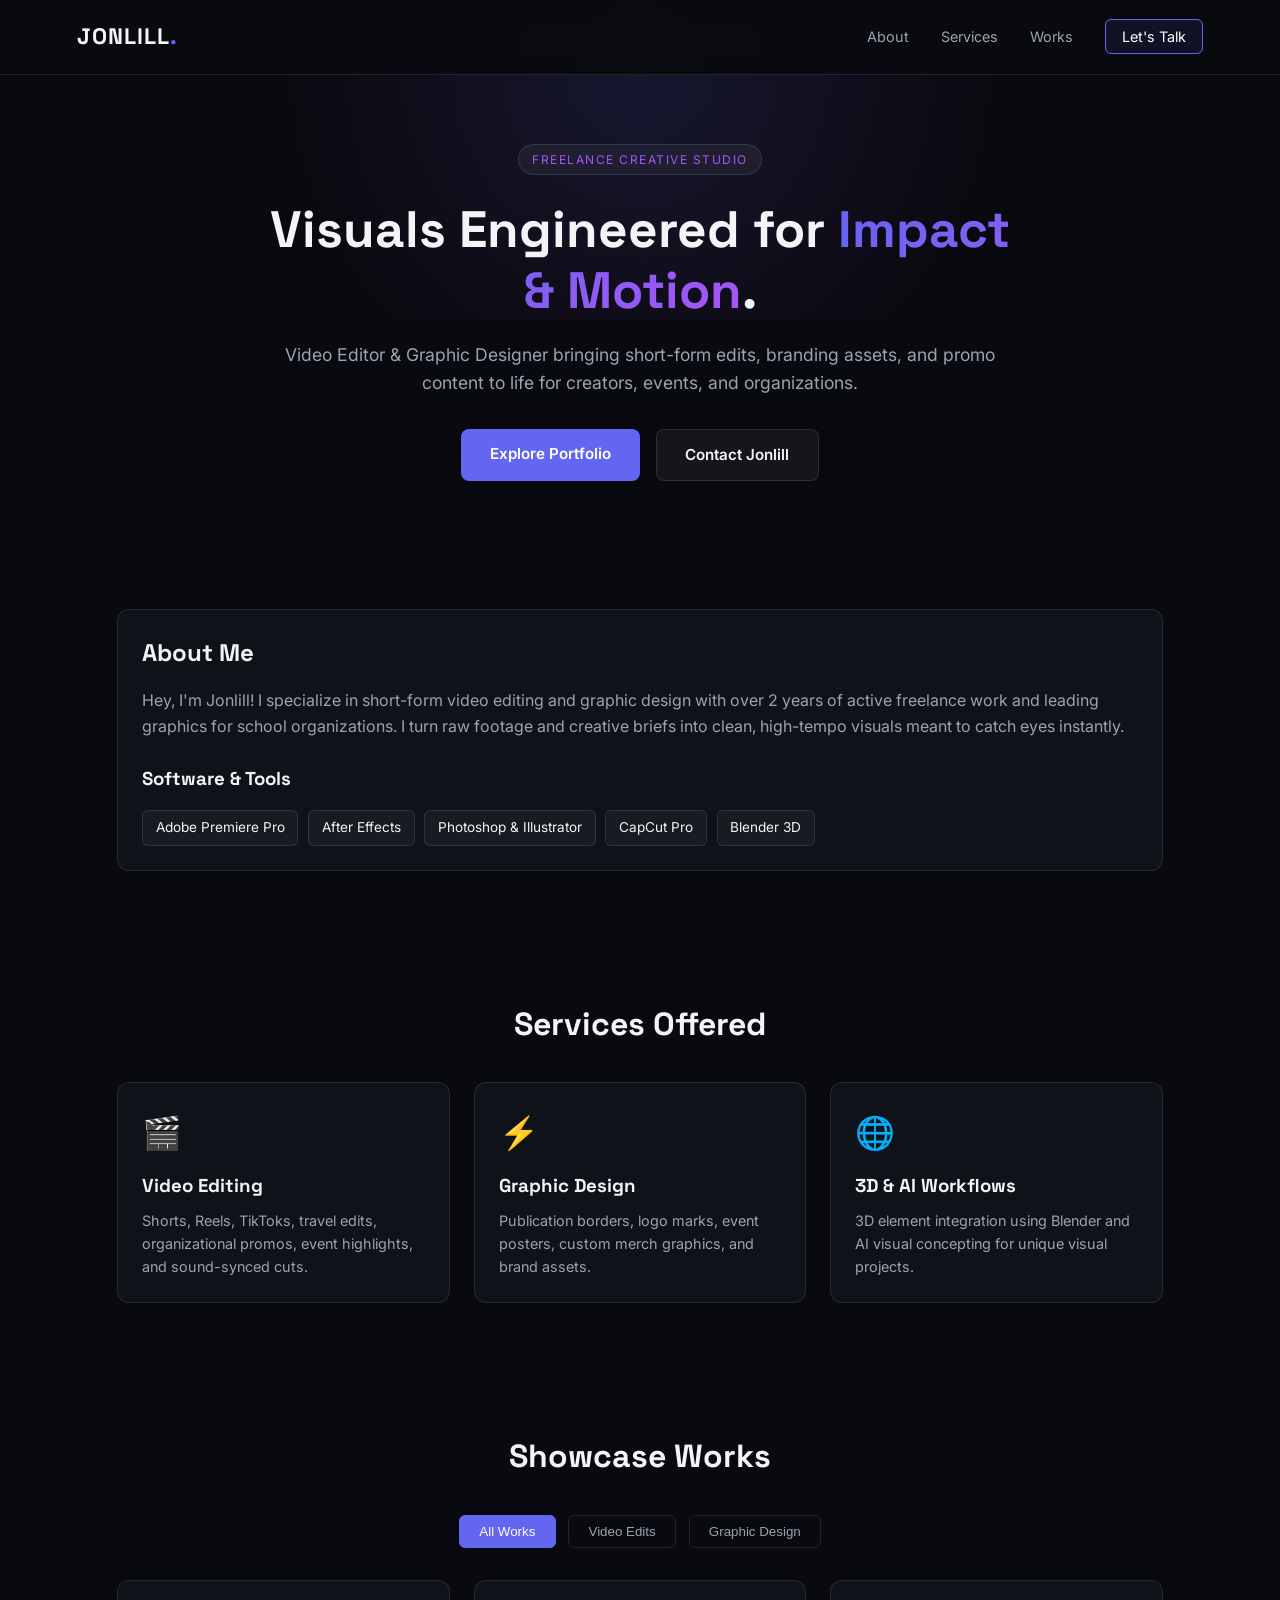
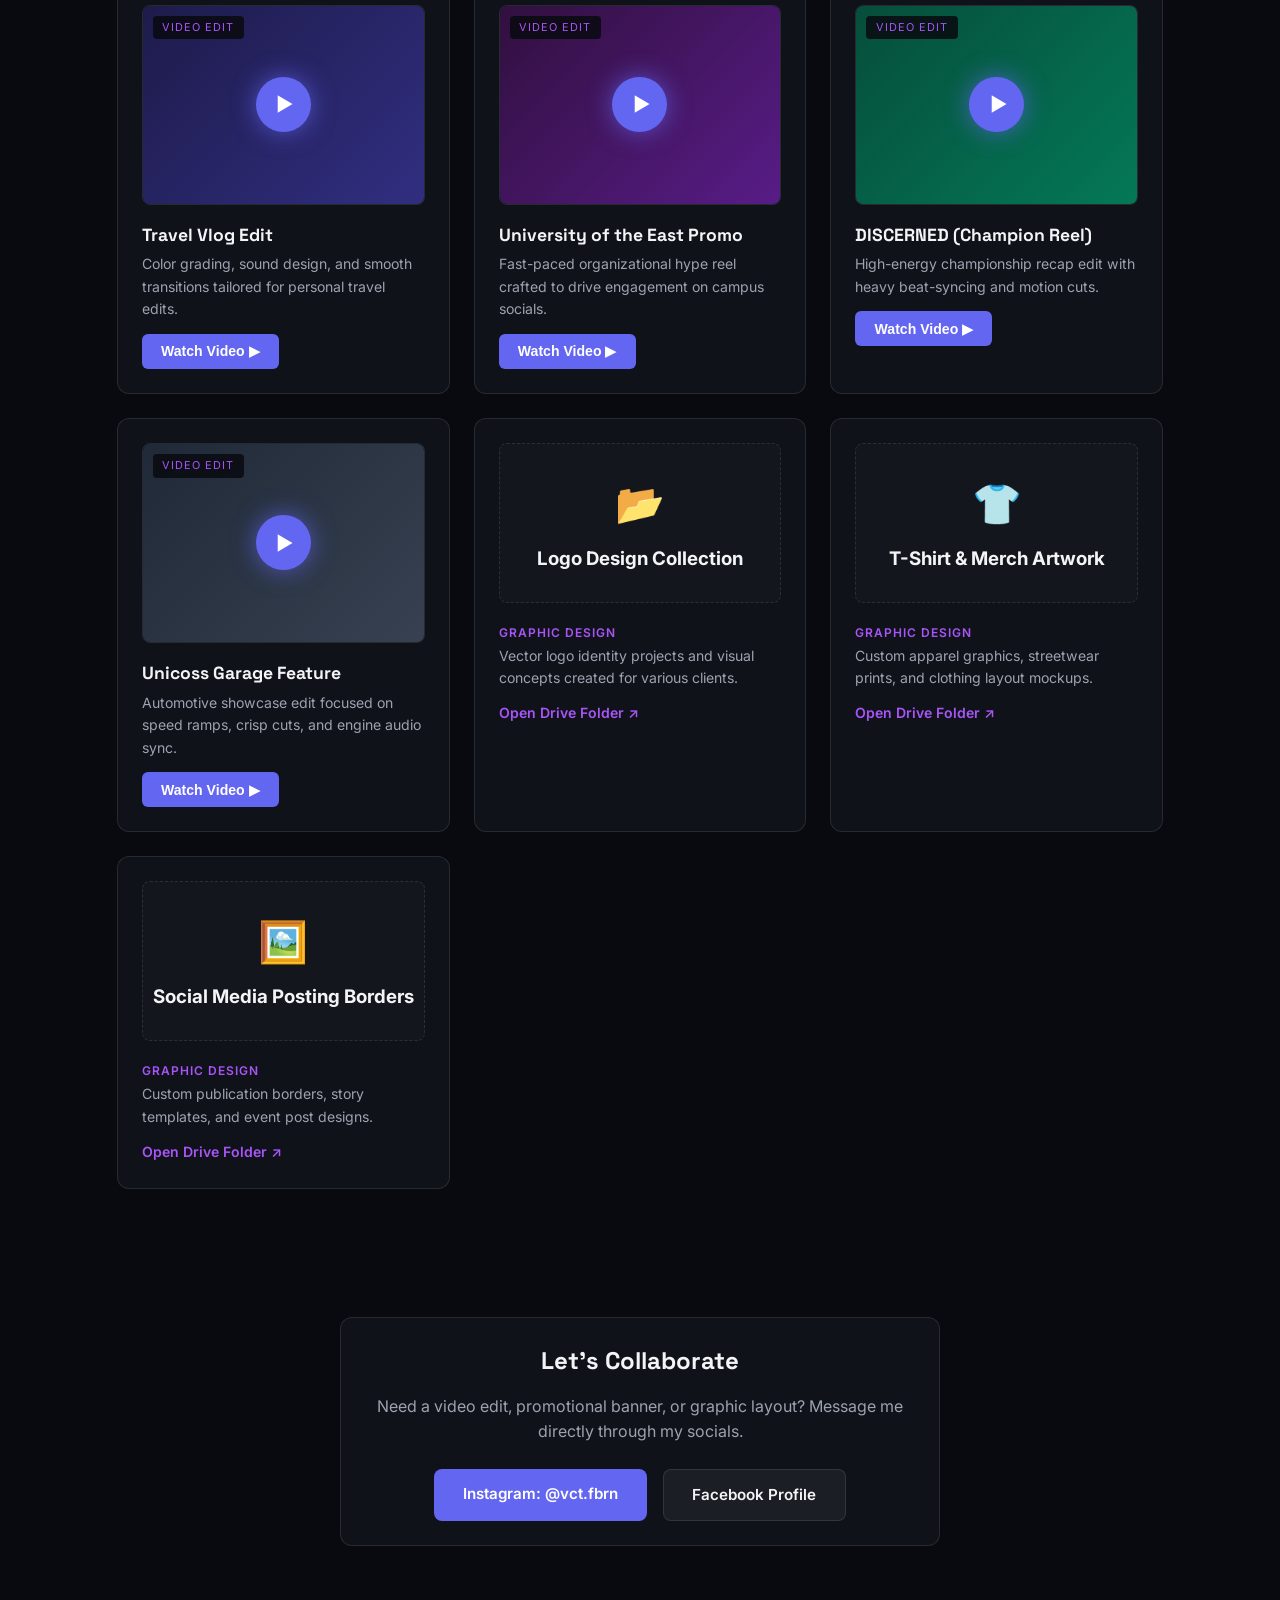
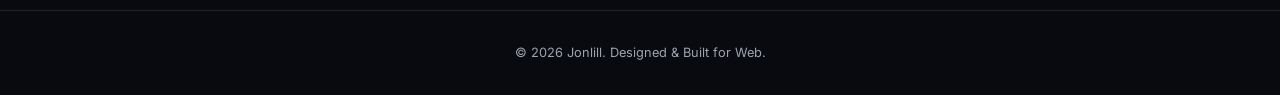
<file: index.html>
<!DOCTYPE html>
<html lang="en">
<head>
  <meta charset="UTF-8" />
  <meta name="viewport" content="width=device-width, initial-scale=1.0" />
  <title>Jonlill | Video Editor & Visual Designer</title>
  <link rel="stylesheet" href="style.css" />
  <link rel="preconnect" href="https://fonts.googleapis.com">
  <link rel="preconnect" href="https://fonts.gstatic.com" crossorigin>
  <link href="https://fonts.googleapis.com/css2?family=Space+Grotesk:wght@500;700&family=Inter:wght@400;500;600&display=swap" rel="stylesheet">
</head>
<body>

  <div class="bg-glow"></div>

  <!-- Navbar -->
  <nav class="navbar">
    <div class="brand">JONLILL<span class="dot">.</span></div>
    <ul class="nav-menu">
      <li><a href="#about">About</a></li>
      <li><a href="#services">Services</a></li>
      <li><a href="#works">Works</a></li>
      <li><a href="#contact" class="nav-cta">Let's Talk</a></li>
    </ul>
  </nav>

  <!-- Hero Banner -->
  <header class="hero">
    <div class="hero-tag">FREELANCE CREATIVE STUDIO</div>
    <h1>Visuals Engineered for <span class="gradient-text">Impact & Motion</span>.</h1>
    <p>Video Editor & Graphic Designer bringing short-form edits, branding assets, and promo content to life for creators, events, and organizations.</p>
    <div class="hero-actions">
      <a href="#works" class="btn btn-primary">Explore Portfolio</a>
      <a href="#contact" class="btn btn-ghost">Contact Jonlill</a>
    </div>
  </header>

  <!-- About Section -->
  <section id="about" class="container">
    <div class="card about-card">
      <div class="about-info">
        <h2>About Me</h2>
        <p>Hey, I'm Jonlill! I specialize in short-form video editing and graphic design with over 2 years of active freelance work and leading graphics for school organizations. I turn raw footage and creative briefs into clean, high-tempo visuals meant to catch eyes instantly.</p>
      </div>
      <div class="skills-box">
        <h3>Software & Tools</h3>
        <div class="pill-group">
          <span class="pill">Adobe Premiere Pro</span>
          <span class="pill">After Effects</span>
          <span class="pill">Photoshop & Illustrator</span>
          <span class="pill">CapCut Pro</span>
          <span class="pill">Blender 3D</span>
        </div>
      </div>
    </div>
  </section>

  <!-- Services Section -->
  <section id="services" class="container">
    <h2 class="section-heading">Services Offered</h2>
    <div class="grid grid-3">
      <div class="card service-box">
        <div class="service-icon">🎬</div>
        <h3>Video Editing</h3>
        <p>Shorts, Reels, TikToks, travel edits, organizational promos, event highlights, and sound-synced cuts.</p>
      </div>
      <div class="card service-box">
        <div class="service-icon">⚡</div>
        <h3>Graphic Design</h3>
        <p>Publication borders, logo marks, event posters, custom merch graphics, and brand assets.</p>
      </div>
      <div class="card service-box">
        <div class="service-icon">🌐</div>
        <h3>3D & AI Workflows</h3>
        <p>3D element integration using Blender and AI visual concepting for unique visual projects.</p>
      </div>
    </div>
  </section>

  <!-- Showcase Works -->
  <section id="works" class="container">
    <h2 class="section-heading">Showcase Works</h2>

    <div class="filter-bar">
      <button class="filter-btn active" onclick="filterCategory('all', event)">All Works</button>
      <button class="filter-btn" onclick="filterCategory('video', event)">Video Edits</button>
      <button class="filter-btn" onclick="filterCategory('graphics', event)">Graphic Design</button>
    </div>

    <div class="grid grid-2">

      <!-- Video Card 1 -->
      <div class="card work-card" data-category="video">
        <div class="media-container" onclick="openVideo('https://drive.google.com/file/d/1Kbg2nQjMol6kJgOmvI6z1SeD8xbi2X0g/preview')">
          <div class="video-placeholder travel-bg">
            <div class="play-overlay">▶</div>
          </div>
          <span class="preview-badge">VIDEO EDIT</span>
        </div>
        <div class="work-details">
          <h3>Travel Vlog Edit</h3>
          <p>Color grading, sound design, and smooth transitions tailored for personal travel edits.</p>
          <button class="watch-btn" onclick="openVideo('https://drive.google.com/file/d/1Kbg2nQjMol6kJgOmvI6z1SeD8xbi2X0g/preview')">Watch Video ▶</button>
        </div>
      </div>

      <!-- Video Card 2 -->
      <div class="card work-card" data-category="video">
        <div class="media-container" onclick="openVideo('https://drive.google.com/file/d/1c8lEHqT4l5_twsY2vFkD3PLVe29vwigA/preview')">
          <div class="video-placeholder promo-bg">
            <div class="play-overlay">▶</div>
          </div>
          <span class="preview-badge">VIDEO EDIT</span>
        </div>
        <div class="work-details">
          <h3>University of the East Promo</h3>
          <p>Fast-paced organizational hype reel crafted to drive engagement on campus socials.</p>
          <button class="watch-btn" onclick="openVideo('https://drive.google.com/file/d/1c8lEHqT4l5_twsY2vFkD3PLVe29vwigA/preview')">Watch Video ▶</button>
        </div>
      </div>

      <!-- Video Card 3 -->
      <div class="card work-card" data-category="video">
        <div class="media-container" onclick="openVideo('https://drive.google.com/file/d/1aqiNG0yKAJJkfeBaLq3UIkGxyM_9rNyE/preview')">
          <div class="video-placeholder reel-bg">
            <div class="play-overlay">▶</div>
          </div>
          <span class="preview-badge">VIDEO EDIT</span>
        </div>
        <div class="work-details">
          <h3>DISCERNED (Champion Reel)</h3>
          <p>High-energy championship recap edit with heavy beat-syncing and motion cuts.</p>
          <button class="watch-btn" onclick="openVideo('https://drive.google.com/file/d/1aqiNG0yKAJJkfeBaLq3UIkGxyM_9rNyE/preview')">Watch Video ▶</button>
        </div>
      </div>

      <!-- Video Card 4 -->
      <div class="card work-card" data-category="video">
        <div class="media-container" onclick="openVideo('https://drive.google.com/file/d/1FxNlyaxBDEIsZeaKzB9cx2skFkqrkKzT/preview')">
          <div class="video-placeholder garage-bg">
            <div class="play-overlay">▶</div>
          </div>
          <span class="preview-badge">VIDEO EDIT</span>
        </div>
        <div class="work-details">
          <h3>Unicoss Garage Feature</h3>
          <p>Automotive showcase edit focused on speed ramps, crisp cuts, and engine audio sync.</p>
          <button class="watch-btn" onclick="openVideo('https://drive.google.com/file/d/1FxNlyaxBDEIsZeaKzB9cx2skFkqrkKzT/preview')">Watch Video ▶</button>
        </div>
      </div>

      <!-- Folder 1: Logos -->
      <div class="card work-card" data-category="graphics">
        <div class="folder-banner">
          <span class="folder-icon">📂</span>
          <h3>Logo Design Collection</h3>
        </div>
        <div class="work-details">
          <span class="category-tag">Graphic Design</span>
          <p>Vector logo identity projects and visual concepts created for various clients.</p>
          <a href="https://drive.google.com/drive/folders/1zf62c75T79nxm27_HbcuNFPzk7f22hIe" target="_blank" class="drive-link">Open Drive Folder ↗</a>
        </div>
      </div>

      <!-- Folder 2: T-Shirt Designs -->
      <div class="card work-card" data-category="graphics">
        <div class="folder-banner">
          <span class="folder-icon">👕</span>
          <h3>T-Shirt & Merch Artwork</h3>
        </div>
        <div class="work-details">
          <span class="category-tag">Graphic Design</span>
          <p>Custom apparel graphics, streetwear prints, and clothing layout mockups.</p>
          <a href="https://drive.google.com/drive/folders/1bcAAKsGaGgMupr8fxIIbMEZiD6CqMBBB" target="_blank" class="drive-link">Open Drive Folder ↗</a>
        </div>
      </div>

      <!-- Folder 3: Borders -->
      <div class="card work-card" data-category="graphics">
        <div class="folder-banner">
          <span class="folder-icon">🖼️</span>
          <h3>Social Media Posting Borders</h3>
        </div>
        <div class="work-details">
          <span class="category-tag">Graphic Design</span>
          <p>Custom publication borders, story templates, and event post designs.</p>
          <a href="https://drive.google.com/drive/folders/1kpeZiKki91Wtd9FtZK4oLdsu0Q4e1tJe" target="_blank" class="drive-link">Open Drive Folder ↗</a>
        </div>
      </div>

    </div>
  </section>

  <!-- Contact Section -->
  <section id="contact" class="container">
    <div class="card contact-box">
      <h2>Let's Collaborate</h2>
      <p>Need a video edit, promotional banner, or graphic layout? Message me directly through my socials.</p>
      <div class="contact-links">
        <a href="https://www.instagram.com/vct.fbrn" target="_blank" class="btn btn-primary">Instagram: @vct.fbrn</a>
        <a href="https://www.facebook.com/share/19smDHbreX/" target="_blank" class="btn btn-ghost">Facebook Profile</a>
      </div>
    </div>
  </section>

  <!-- Video Modal -->
  <div id="videoModal" class="modal" onclick="closeVideo(event)">
    <div class="modal-content">
      <span class="close-modal" onclick="closeVideo(event)">&times;</span>
      <iframe id="videoPlayer" src="" allow="autoplay" allowfullscreen></iframe>
    </div>
  </div>

  <footer>
    <p>© 2026 Jonlill. Designed & Built for Web.</p>
  </footer>

  <script src="script.js"></script>
</body>
</html>
</file>
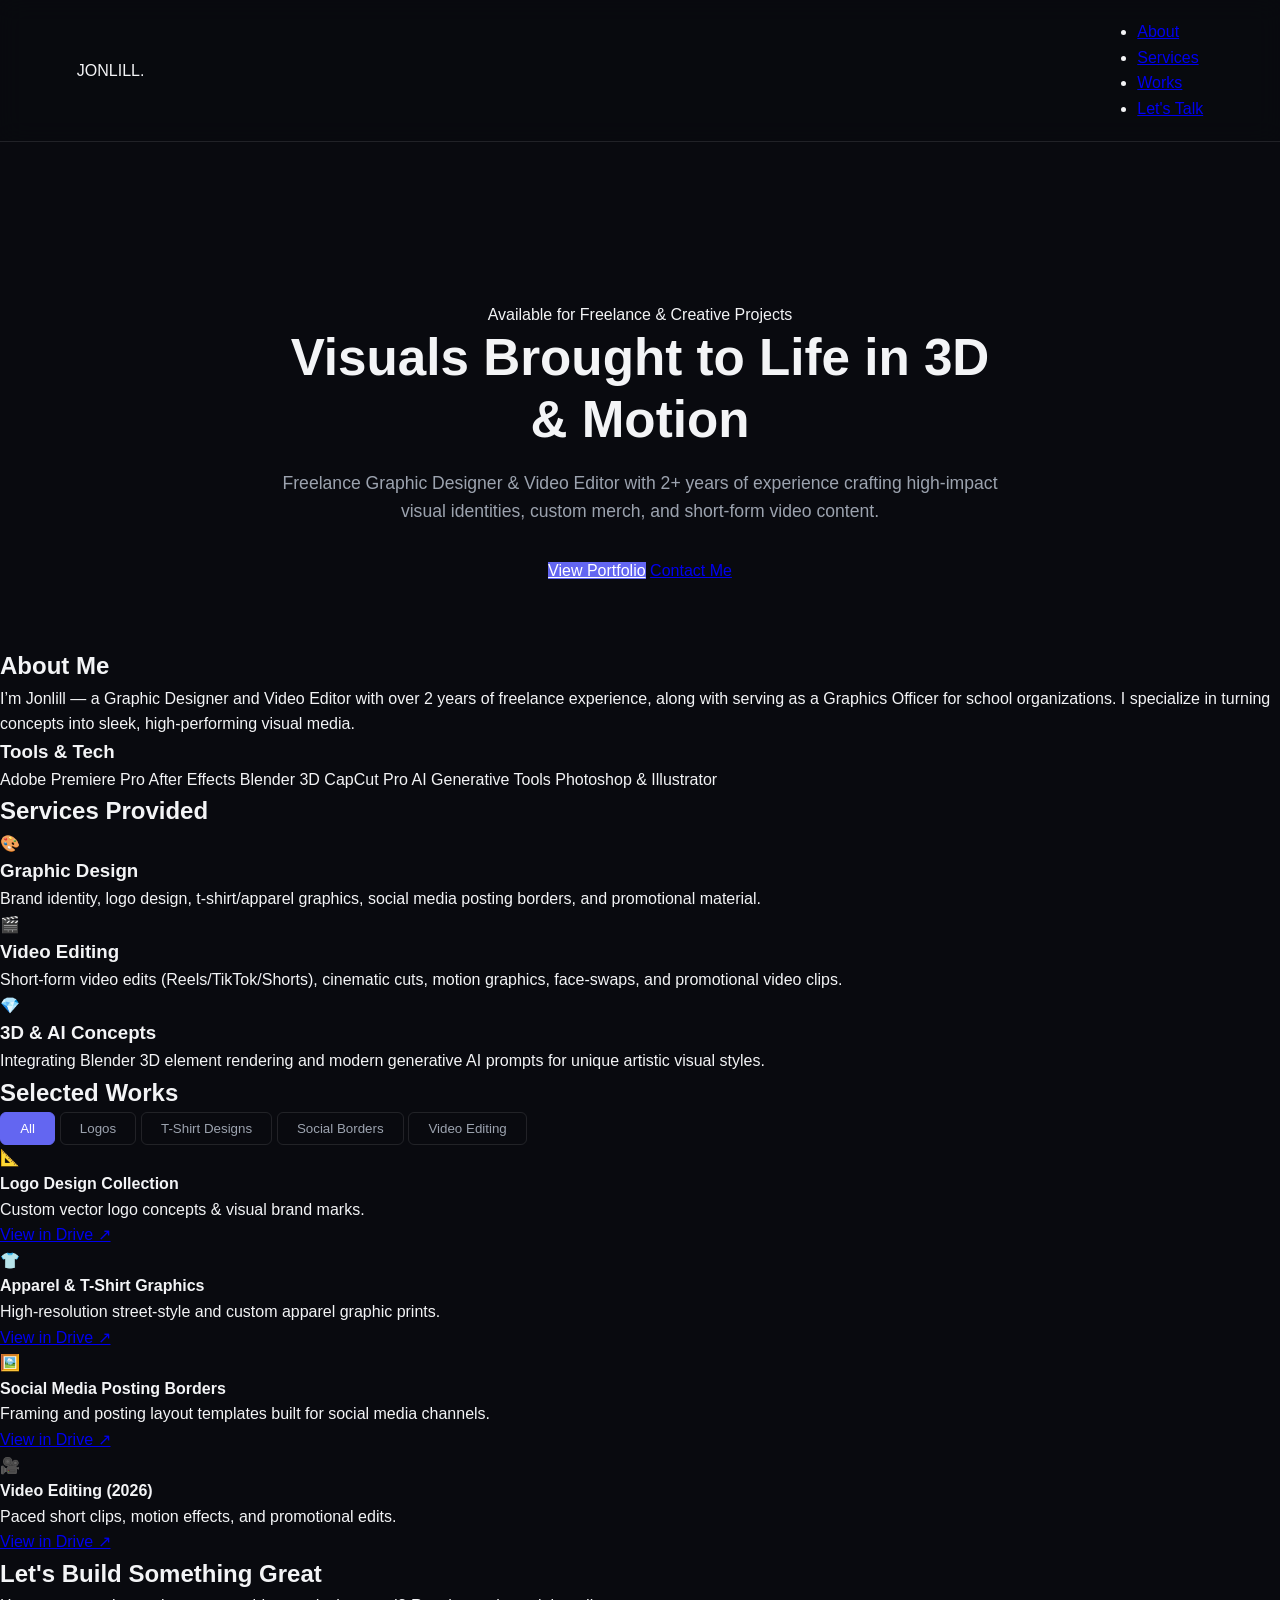
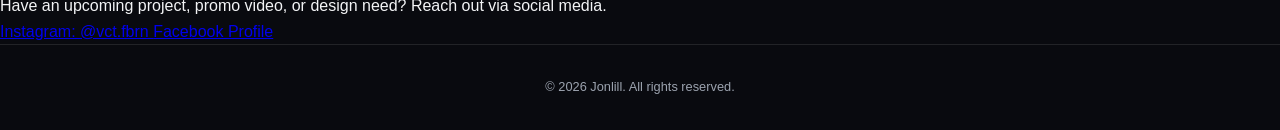
<file: gemini-code-1792683868875.html>
<!DOCTYPE html>
<html lang="en">
<head>
  <meta charset="UTF-8" />
  <meta name="viewport" content="width=device-width, initial-scale=1.0" />
  <title>Jonlill | Graphic Designer & Video Editor</title>
  <link rel="stylesheet" href="style.css" />
  <link rel="preconnect" href="https://fonts.googleapis.com">
  <link rel="preconnect" href="https://fonts.gstatic.com" crossorigin>
  <link href="https://fonts.googleapis.com/css2?family=Plus+Jakarta+Sans:wght@300;400;600;800&display=swap" rel="stylesheet">
</head>
<body>

  <!-- Interactive 3D Canvas Background -->
  <canvas id="bg-canvas"></canvas>

  <!-- Navigation -->
  <nav class="navbar">
    <div class="logo">JONLILL<span>.</span></div>
    <ul class="nav-links">
      <li><a href="#about">About</a></li>
      <li><a href="#services">Services</a></li>
      <li><a href="#works">Works</a></li>
      <li><a href="#contact" class="btn-nav">Let's Talk</a></li>
    </ul>
  </nav>

  <!-- Hero Section -->
  <section class="hero">
    <div class="hero-content">
      <div class="badge">Available for Freelance & Creative Projects</div>
      <h1>Visuals Brought to Life in <span>3D & Motion</span></h1>
      <p>Freelance Graphic Designer & Video Editor with 2+ years of experience crafting high-impact visual identities, custom merch, and short-form video content.</p>
      <div class="hero-btns">
        <a href="#works" class="btn-primary">View Portfolio</a>
        <a href="#contact" class="btn-secondary">Contact Me</a>
      </div>
    </div>
  </section>

  <!-- About & Tech Stack -->
  <section id="about" class="section">
    <div class="glass-card about-grid">
      <div class="about-text">
        <h2>About Me</h2>
        <p>I’m Jonlill — a Graphic Designer and Video Editor with over 2 years of freelance experience, along with serving as a Graphics Officer for school organizations. I specialize in turning concepts into sleek, high-performing visual media.</p>
      </div>
      <div class="tech-stack">
        <h3>Tools & Tech</h3>
        <div class="tags">
          <span class="tag">Adobe Premiere Pro</span>
          <span class="tag">After Effects</span>
          <span class="tag">Blender 3D</span>
          <span class="tag">CapCut Pro</span>
          <span class="tag">AI Generative Tools</span>
          <span class="tag">Photoshop & Illustrator</span>
        </div>
      </div>
    </div>
  </section>

  <!-- Services Offered -->
  <section id="services" class="section">
    <h2 class="section-title">Services Provided</h2>
    <div class="services-grid">
      <div class="glass-card service-card tilt-card">
        <div class="icon">🎨</div>
        <h3>Graphic Design</h3>
        <p>Brand identity, logo design, t-shirt/apparel graphics, social media posting borders, and promotional material.</p>
      </div>
      <div class="glass-card service-card tilt-card">
        <div class="icon">🎬</div>
        <h3>Video Editing</h3>
        <p>Short-form video edits (Reels/TikTok/Shorts), cinematic cuts, motion graphics, face-swaps, and promotional video clips.</p>
      </div>
      <div class="glass-card service-card tilt-card">
        <div class="icon">💎</div>
        <h3>3D & AI Concepts</h3>
        <p>Integrating Blender 3D element rendering and modern generative AI prompts for unique artistic visual styles.</p>
      </div>
    </div>
  </section>

  <!-- Works Gallery -->
  <section id="works" class="section">
    <h2 class="section-title">Selected Works</h2>
    
    <div class="filter-container">
      <button class="filter-btn active" data-filter="all">All</button>
      <button class="filter-btn" data-filter="logos">Logos</button>
      <button class="filter-btn" data-filter="tshirts">T-Shirt Designs</button>
      <button class="filter-btn" data-filter="borders">Social Borders</button>
      <button class="filter-btn" data-filter="video">Video Editing</button>
    </div>

    <div class="portfolio-grid">
      <!-- Item 1: Logos -->
      <div class="glass-card work-card tilt-card" data-category="logos">
        <div class="work-preview">
          <span class="placeholder-icon">📐</span>
        </div>
        <div class="work-info">
          <h4>Logo Design Collection</h4>
          <p>Custom vector logo concepts & visual brand marks.</p>
          <a href="https://drive.google.com/drive/folders/1zf62c75T79nxm27_HbcuNFPzk7f22hIe" target="_blank" class="work-link">View in Drive ↗</a>
        </div>
      </div>

      <!-- Item 2: T-Shirts -->
      <div class="glass-card work-card tilt-card" data-category="tshirts">
        <div class="work-preview">
          <span class="placeholder-icon">👕</span>
        </div>
        <div class="work-info">
          <h4>Apparel & T-Shirt Graphics</h4>
          <p>High-resolution street-style and custom apparel graphic prints.</p>
          <a href="https://drive.google.com/drive/folders/1bcAAKsGaGgMupr8fxIIbMEZiD6CqMBBB" target="_blank" class="work-link">View in Drive ↗</a>
        </div>
      </div>

      <!-- Item 3: Social Borders -->
      <div class="glass-card work-card tilt-card" data-category="borders">
        <div class="work-preview">
          <span class="placeholder-icon">🖼️</span>
        </div>
        <div class="work-info">
          <h4>Social Media Posting Borders</h4>
          <p>Framing and posting layout templates built for social media channels.</p>
          <a href="https://drive.google.com/drive/folders/1kpeZiKki91Wtd9FtZK4oLdsu0Q4e1tJe" target="_blank" class="work-link">View in Drive ↗</a>
        </div>
      </div>

      <!-- Item 4: Video Editing -->
      <div class="glass-card work-card tilt-card" data-category="video">
        <div class="work-preview">
          <span class="placeholder-icon">🎥</span>
        </div>
        <div class="work-info">
          <h4>Video Editing (2026)</h4>
          <p>Paced short clips, motion effects, and promotional edits.</p>
          <a href="https://drive.google.com/drive/folders/1WMLmRBC4MVpSSdSvYUOrUWvuZGqDeTDp" target="_blank" class="work-link">View in Drive ↗</a>
        </div>
      </div>
    </div>
  </section>

  <!-- Contact -->
  <section id="contact" class="section">
    <div class="glass-card contact-card">
      <h2>Let's Build Something Great</h2>
      <p>Have an upcoming project, promo video, or design need? Reach out via social media.</p>
      
      <div class="social-links">
        <a href="https://www.instagram.com/vct.fbrn" target="_blank" class="social-btn">
          Instagram: @vct.fbrn
        </a>
        <a href="https://www.facebook.com/share/19smDHbreX/" target="_blank" class="social-btn">
          Facebook Profile
        </a>
      </div>
    </div>
  </section>

  <footer>
    <p>© 2026 Jonlill. All rights reserved.</p>
  </footer>

  <script src="script.js"></script>
</body>
</html>
</file>
<file: style.css>
:root {
  --bg: #090a0f;
  --panel: rgba(18, 20, 29, 0.85);
  --border: rgba(255, 255, 255, 0.1);
  --accent: #6366f1;
  --accent-light: #a855f7;
  --text: #f3f4f6;
  --muted: #9ca3af;
  --font-heading: 'Space Grotesk', sans-serif;
  --font-body: 'Inter', sans-serif;
}

* {
  margin: 0;
  padding: 0;
  box-sizing: border-box;
}

body {
  background-color: var(--bg);
  color: var(--text);
  font-family: var(--font-body);
  line-height: 1.6;
  overflow-x: hidden;
}

.bg-glow {
  position: fixed;
  top: -20%;
  left: 50%;
  transform: translateX(-50%);
  width: 800px;
  height: 500px;
  background: radial-gradient(circle, rgba(99, 102, 241, 0.15) 0%, rgba(168, 85, 247, 0.05) 50%, rgba(0,0,0,0) 80%);
  z-index: -1;
  pointer-events: none;
}

.navbar {
  display: flex;
  justify-content: space-between;
  align-items: center;
  padding: 1.2rem 6%;
  position: fixed;
  top: 0;
  width: 100%;
  background: rgba(9, 10, 15, 0.9);
  backdrop-filter: blur(12px);
  z-index: 100;
  border-bottom: 1px solid var(--border);
}

.brand {
  font-family: var(--font-heading);
  font-weight: 700;
  font-size: 1.4rem;
  letter-spacing: 1px;
}

.dot { color: var(--accent); }

.nav-menu {
  display: flex;
  list-style: none;
  gap: 2rem;
  align-items: center;
}

.nav-menu a {
  color: var(--muted);
  text-decoration: none;
  font-size: 0.9rem;
  transition: color 0.3s ease;
}

.nav-menu a:hover { color: var(--text); }

.nav-cta {
  padding: 0.5rem 1rem;
  border: 1px solid var(--accent);
  border-radius: 6px;
  color: #fff !important;
  background: rgba(99, 102, 241, 0.1);
}

.hero {
  padding: 9rem 6% 4rem;
  text-align: center;
  max-width: 900px;
  margin: 0 auto;
}

.hero-tag {
  display: inline-block;
  padding: 0.3rem 0.8rem;
  background: rgba(255, 255, 255, 0.05);
  border: 1px solid var(--border);
  border-radius: 20px;
  font-size: 0.75rem;
  letter-spacing: 1.5px;
  color: var(--accent-light);
  margin-bottom: 1.5rem;
}

.hero h1 {
  font-family: var(--font-heading);
  font-size: 3.2rem;
  line-height: 1.2;
  margin-bottom: 1.2rem;
}

.gradient-text {
  background: linear-gradient(135deg, var(--accent), var(--accent-light));
  -webkit-background-clip: text;
  -webkit-text-fill-color: transparent;
}

.hero p {
  color: var(--muted);
  font-size: 1.1rem;
  margin-bottom: 2rem;
}

.hero-actions {
  display: flex;
  gap: 1rem;
  justify-content: center;
}

.btn {
  padding: 0.8rem 1.8rem;
  border-radius: 8px;
  font-weight: 600;
  text-decoration: none;
  transition: all 0.3s ease;
  font-size: 0.95rem;
  cursor: pointer;
}

.btn-primary {
  background: var(--accent);
  color: #fff;
}

.btn-primary:hover {
  background: #4f46e5;
  box-shadow: 0 0 20px rgba(99, 102, 241, 0.4);
}

.btn-ghost {
  background: rgba(255, 255, 255, 0.05);
  border: 1px solid var(--border);
  color: var(--text);
}

.container {
  padding: 4rem 6%;
  max-width: 1200px;
  margin: 0 auto;
}

.section-heading {
  font-family: var(--font-heading);
  font-size: 2rem;
  margin-bottom: 2rem;
  text-align: center;
}

.card {
  background: var(--panel);
  border: 1px solid var(--border);
  border-radius: 12px;
  padding: 1.5rem;
  backdrop-filter: blur(10px);
  width: 100%;
}

.about-card {
  display: flex;
  flex-direction: column;
  gap: 1.5rem;
}

.about-info h2 { font-family: var(--font-heading); margin-bottom: 1rem; }
.about-info p { color: var(--muted); }

.skills-box h3 { font-family: var(--font-heading); margin-bottom: 1rem; }

.pill-group {
  display: flex;
  flex-wrap: wrap;
  gap: 0.6rem;
}

.pill {
  padding: 0.4rem 0.8rem;
  background: rgba(255, 255, 255, 0.04);
  border: 1px solid var(--border);
  border-radius: 6px;
  font-size: 0.85rem;
}

.grid {
  display: grid;
  gap: 1.5rem;
  width: 100%;
}

.grid-3 { grid-template-columns: repeat(auto-fit, minmax(280px, 1fr)); }
.grid-2 { grid-template-columns: repeat(auto-fit, minmax(300px, 1fr)); }

.service-box .service-icon {
  font-size: 2rem;
  margin-bottom: 0.8rem;
}

.service-box h3 { font-family: var(--font-heading); margin-bottom: 0.5rem; }
.service-box p { color: var(--muted); font-size: 0.9rem; }

.filter-bar {
  display: flex;
  justify-content: center;
  gap: 0.8rem;
  margin-bottom: 2rem;
}

.filter-btn {
  padding: 0.5rem 1.2rem;
  background: transparent;
  border: 1px solid var(--border);
  color: var(--muted);
  border-radius: 6px;
  cursor: pointer;
  transition: all 0.3s ease;
}

.filter-btn.active, .filter-btn:hover {
  background: var(--accent);
  color: #fff;
  border-color: var(--accent);
}

.media-container {
  width: 100%;
  height: 200px;
  border-radius: 8px;
  position: relative;
  overflow: hidden;
  margin-bottom: 1rem;
  border: 1px solid var(--border);
  cursor: pointer;
}

.video-placeholder {
  width: 100%;
  height: 100%;
  display: flex;
  align-items: center;
  justify-content: center;
  transition: transform 0.3s ease;
}

.travel-bg { background: linear-gradient(135deg, #1e1b4b, #312e81); }
.promo-bg { background: linear-gradient(135deg, #31103f, #581c87); }
.reel-bg { background: linear-gradient(135deg, #064e3b, #047857); }
.garage-bg { background: linear-gradient(135deg, #1f2937, #374151); }

.media-container:hover .video-placeholder {
  transform: scale(1.05);
}

.play-overlay {
  width: 55px;
  height: 55px;
  background: var(--accent);
  color: #fff;
  border-radius: 50%;
  display: flex;
  align-items: center;
  justify-content: center;
  font-size: 1.2rem;
  box-shadow: 0 0 25px rgba(99, 102, 241, 0.7);
  padding-left: 3px;
}

.preview-badge {
  position: absolute;
  top: 10px;
  left: 10px;
  background: rgba(9, 10, 15, 0.85);
  padding: 0.2rem 0.6rem;
  border-radius: 4px;
  font-size: 0.68rem;
  color: var(--accent-light);
  letter-spacing: 1px;
}

.watch-btn {
  display: inline-block;
  margin-top: 0.8rem;
  padding: 0.6rem 1.2rem;
  background: var(--accent);
  color: #fff;
  border: none;
  border-radius: 6px;
  font-weight: 600;
  font-size: 0.88rem;
  cursor: pointer;
  transition: background 0.3s ease;
}

.watch-btn:hover {
  background: #4f46e5;
}

.folder-banner {
  height: 160px;
  background: rgba(255, 255, 255, 0.02);
  border-radius: 8px;
  display: flex;
  flex-direction: column;
  align-items: center;
  justify-content: center;
  margin-bottom: 1rem;
  border: 1px dashed var(--border);
}

.folder-icon { font-size: 2.5rem; margin-bottom: 0.5rem; }

.category-tag {
  font-size: 0.75rem;
  color: var(--accent-light);
  text-transform: uppercase;
  letter-spacing: 1px;
  font-weight: 600;
}

.work-details h3 {
  font-family: var(--font-heading);
  font-size: 1.1rem;
  margin: 0.3rem 0;
}

.work-details p {
  color: var(--muted);
  font-size: 0.88rem;
}

.drive-link {
  display: inline-block;
  margin-top: 0.8rem;
  color: var(--accent-light);
  text-decoration: none;
  font-size: 0.88rem;
  font-weight: 600;
}

/* Modal Video Player */
.modal {
  display: none;
  position: fixed;
  z-index: 1000;
  left: 0;
  top: 0;
  width: 100%;
  height: 100%;
  background-color: rgba(0, 0, 0, 0.9);
  align-items: center;
  justify-content: center;
}

.modal-content {
  position: relative;
  width: 90%;
  max-width: 800px;
  height: 0;
  padding-bottom: 50.25%; /* 16:9 ratio */
}

.modal-content iframe {
  position: absolute;
  top: 0;
  left: 0;
  width: 100%;
  height: 100%;
  border: none;
  border-radius: 8px;
}

.close-modal {
  position: absolute;
  top: -40px;
  right: 0;
  color: #fff;
  font-size: 35px;
  font-weight: bold;
  cursor: pointer;
}

.contact-box {
  text-align: center;
  max-width: 600px;
  margin: 0 auto;
}

.contact-box h2 { font-family: var(--font-heading); margin-bottom: 0.8rem; }
.contact-box p { color: var(--muted); margin-bottom: 1.5rem; }

.contact-links {
  display: flex;
  gap: 1rem;
  justify-content: center;
  flex-wrap: wrap;
}

footer {
  text-align: center;
  padding: 2rem;
  color: var(--muted);
  font-size: 0.8rem;
  border-top: 1px solid var(--border);
}

@media (max-width: 768px) {
  .hero h1 { font-size: 2.2rem; }
  .nav-menu { display: none; }
  .card { padding: 1.2rem; }
  .modal-content { padding-bottom: 75%; }
}
</file>
